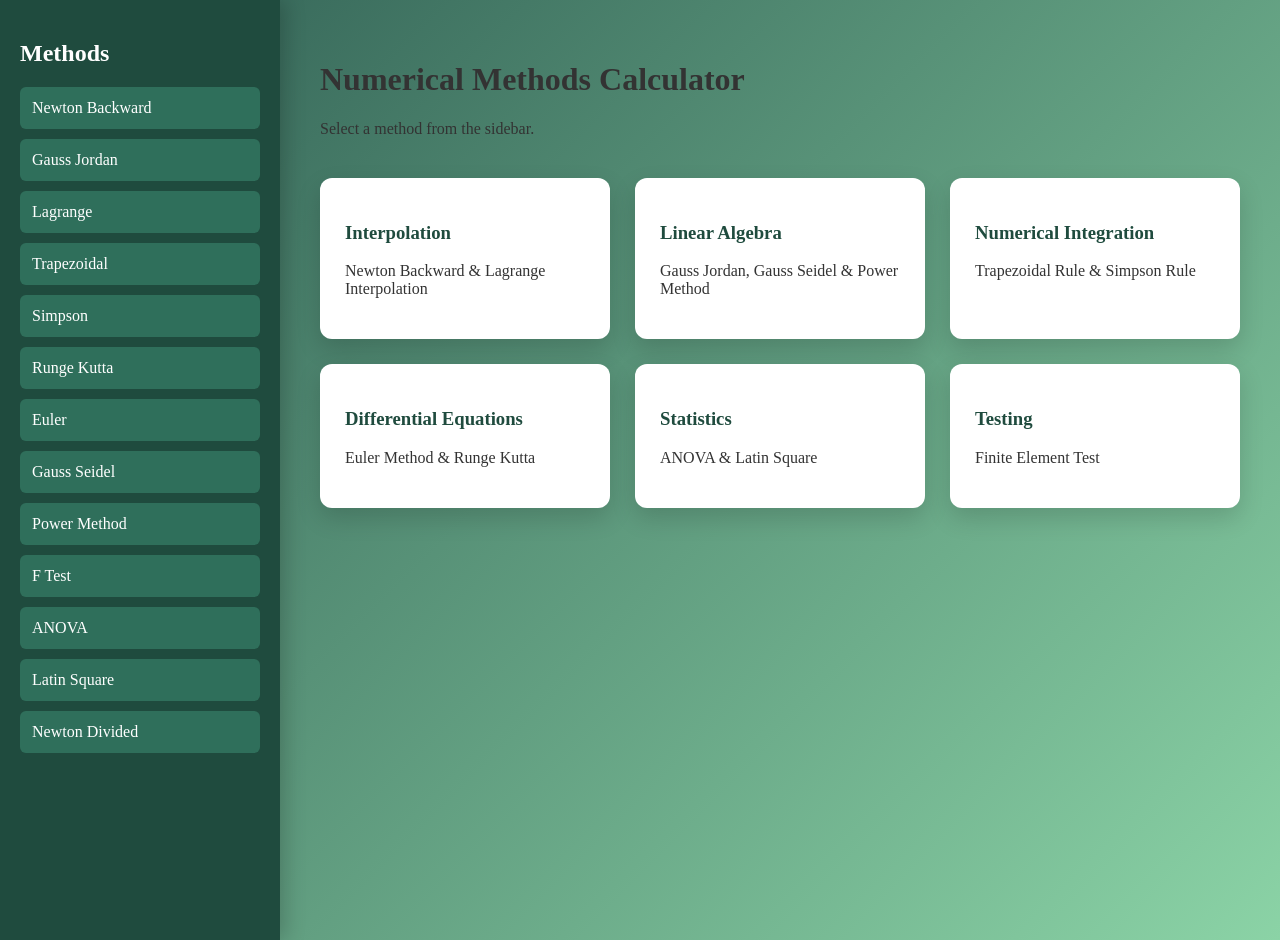
<file: index.html>
<!DOCTYPE html>
<html>
<head>
<title>Numerical Methods Toolkit</title>
<link rel="stylesheet" href="style.css">
</head>

<body>

<div class="sidebar">

<h2>Methods</h2>

<a href="methods/newtonbackwardinterpolation.html">Newton Backward</a>
<a href="methods/gauss-jordan.html">Gauss Jordan</a>
<a href="methods/lagrange.html">Lagrange</a>
<a href="methods/trapezoidal.html">Trapezoidal</a>
<a href="methods/simpson.html">Simpson</a>
<a href="methods/rk4.html">Runge Kutta</a>
<a href="methods/euler.html">Euler</a>
<a href="methods/gauss_seidel.html">Gauss Seidel</a>
<a href="methods/power.html">Power Method</a>
<a href="methods/ftest.html">F Test</a>
<a href="methods/anova.html">ANOVA</a>
<a href="methods/latin_square.html">Latin Square</a>
<a href="methods/newton.html">Newton Divided</a>

</div>

<div class="main">

<h1>Numerical Methods Calculator</h1>
<p>Select a method from the sidebar.</p>

<div class="cards">

<div class="card">
<h3>Interpolation</h3>
<p>Newton Backward & Lagrange Interpolation</p>
</div>

<div class="card">
<h3>Linear Algebra</h3>
<p>Gauss Jordan, Gauss Seidel & Power Method</p>
</div>

<div class="card">
<h3>Numerical Integration</h3>
<p>Trapezoidal Rule & Simpson Rule</p>
</div>

<div class="card">
<h3>Differential Equations</h3>
<p>Euler Method & Runge Kutta</p>
</div>

<div class="card">
<h3>Statistics</h3>
<p>ANOVA & Latin Square</p>
</div>

<div class="card">
<h3>Testing</h3>
<p>Finite Element Test</p>
</div>

</div>

</div>

</body>
</html>
</file>
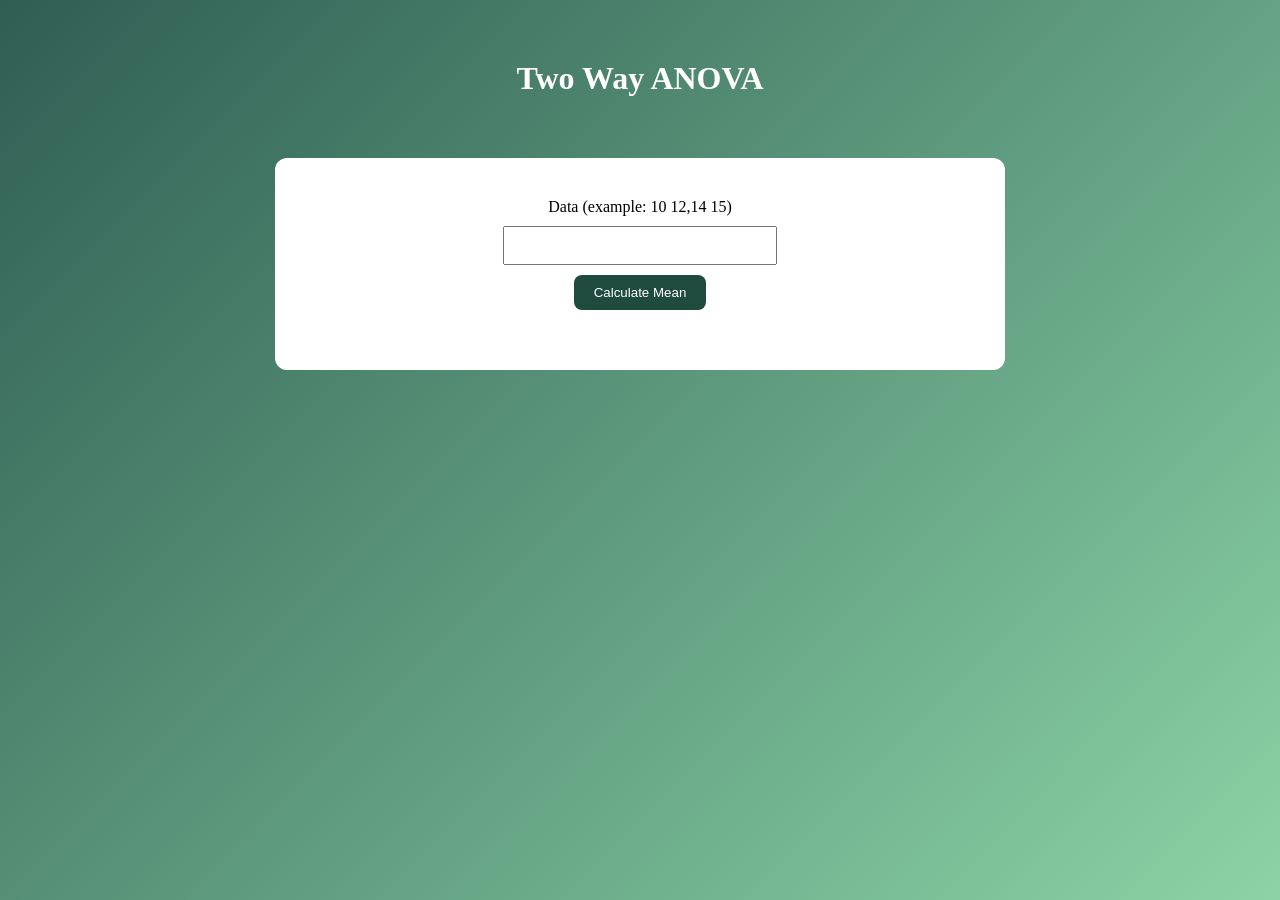
<file: methods/anova.html>
<!DOCTYPE html>
<html>
<head>
<title>Two Way ANOVA</title>

<style>
body{
margin:0;
font-family:Segoe UI;
background:linear-gradient(135deg,#2f5e53,#8bd3a6);
display:flex;
flex-direction:column;
align-items:center;
height:100vh;
}

h1{
color:white;
margin-top:60px;
}

.card{
background:white;
padding:40px;
width:650px;
border-radius:12px;
margin-top:40px;
text-align:center;
}

input{
padding:10px;
margin:10px;
width:250px;
}

button{
padding:10px 20px;
background:#1f4b3e;
color:white;
border:none;
border-radius:8px;
}

.result{
margin-top:20px;
font-size:22px;
font-weight:bold;
}
</style>
</head>

<body>

<h1>Two Way ANOVA</h1>

<div class="card">

Data (example: 10 12,14 15)<br>
<input id="data"><br>

<button onclick="solve()">Calculate Mean</button>

<div class="result" id="res"></div>

</div>

<script>

function solve(){

let rows=document.getElementById("data").value.split(",")

let numbers=[]

rows.forEach(r=>{
r.trim().split(" ").forEach(n=>numbers.push(Number(n)))
})

let sum=numbers.reduce((a,b)=>a+b,0)

let mean=sum/numbers.length

document.getElementById("res").innerHTML="Mean = "+mean

}

</script>

</body>
</html>
</file>
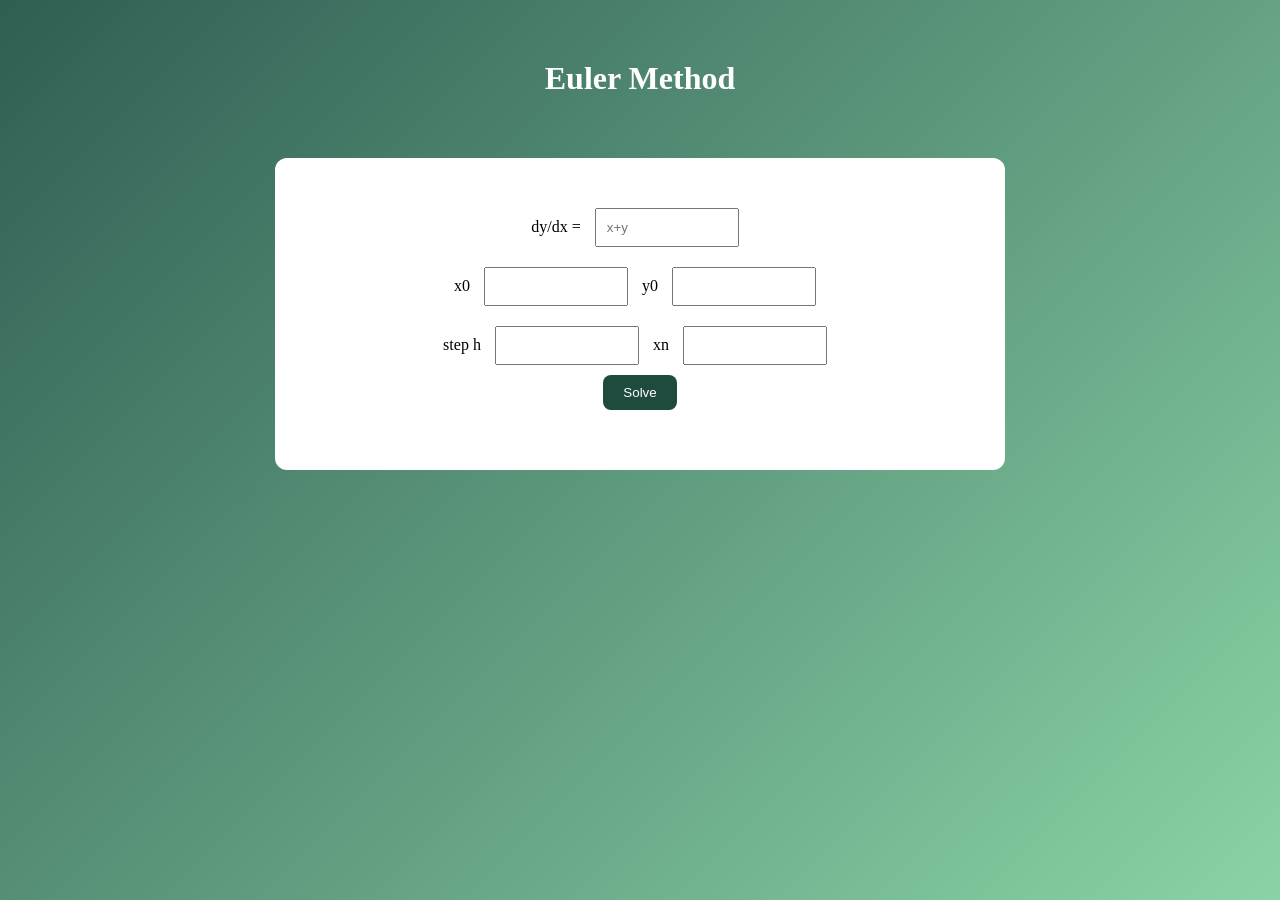
<file: methods/euler.html>
<!DOCTYPE html>
<html>
<head>
<title>Euler Method</title>

<style>
body{
margin:0;
font-family:Segoe UI;
background:linear-gradient(135deg,#2f5e53,#8bd3a6);
display:flex;
flex-direction:column;
align-items:center;
height:100vh;
}

h1{color:white;margin-top:60px;}

.card{
background:white;
padding:40px;
width:650px;
border-radius:12px;
margin-top:40px;
text-align:center;
}

input{
padding:10px;
margin:10px;
width:120px;
}

button{
padding:10px 20px;
background:#1f4b3e;
color:white;
border:none;
border-radius:8px;
}

.result{
margin-top:20px;
font-size:22px;
font-weight:bold;
}
</style>
</head>

<body>

<h1>Euler Method</h1>

<div class="card">

dy/dx = <input id="func" placeholder="x+y"><br>

x0 <input id="x0">
y0 <input id="y0"><br>

step h <input id="h">
xn <input id="xn"><br>

<button onclick="solve()">Solve</button>

<div class="result" id="res"></div>

</div>

<script>

function f(x,y){
let func=document.getElementById("func").value
return eval(func)
}

function solve(){

let x=parseFloat(document.getElementById("x0").value)
let y=parseFloat(document.getElementById("y0").value)
let h=parseFloat(document.getElementById("h").value)
let xn=parseFloat(document.getElementById("xn").value)

while(x<xn){
y=y+h*f(x,y)
x=x+h
}

document.getElementById("res").innerHTML="y("+xn+") = "+y

}

</script>

</body>
</html>
</file>
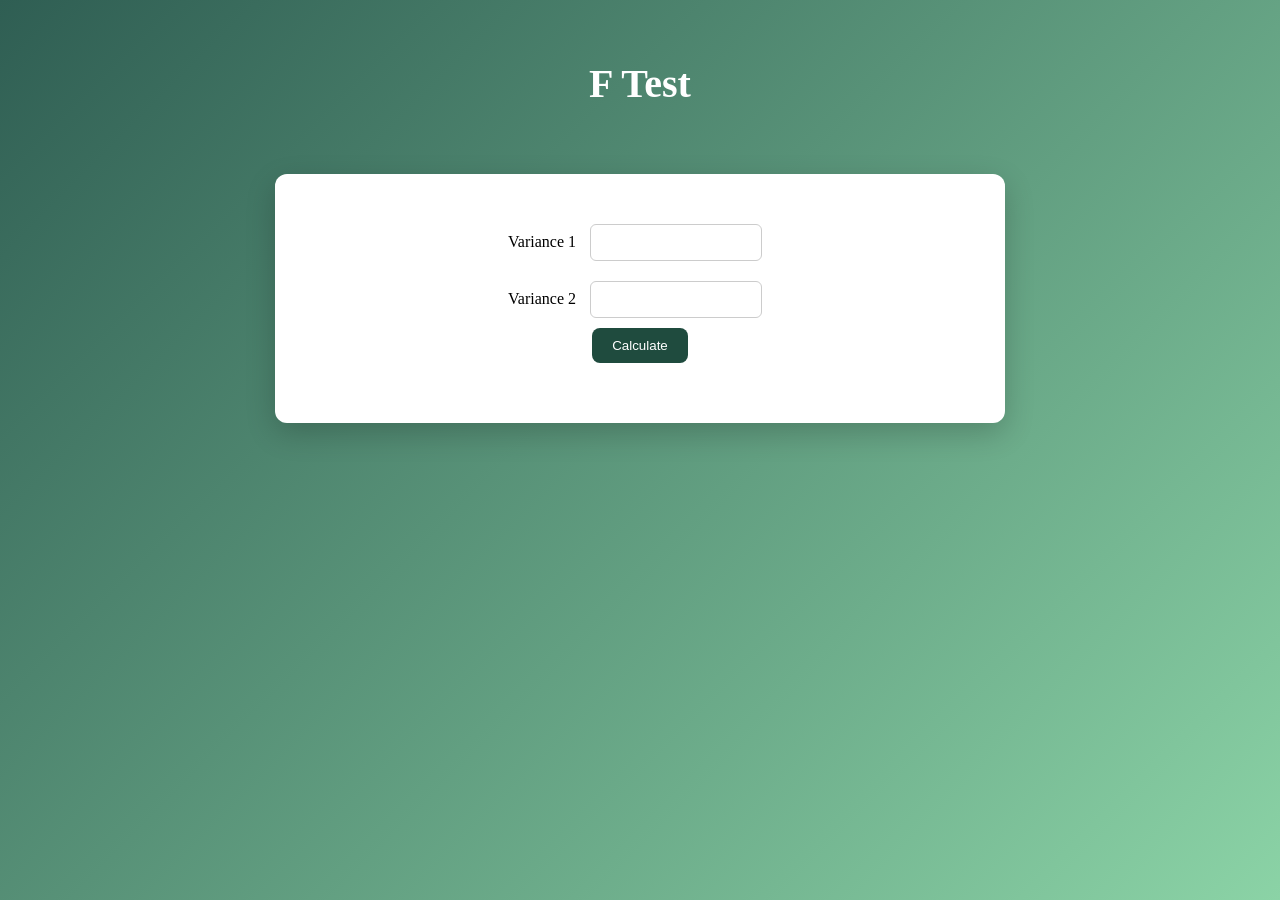
<file: methods/ftest.html>
<!DOCTYPE html>
<html>
<head>
<title>F Test</title>

<style>
body{
margin:0;
font-family:Segoe UI;
background:linear-gradient(135deg,#2f5e53,#8bd3a6);
display:flex;
flex-direction:column;
align-items:center;
height:100vh;
}

h1{
color:white;
margin-top:60px;
font-size:40px;
}

.card{
background:white;
padding:40px;
width:650px;
border-radius:12px;
margin-top:40px;
text-align:center;
box-shadow:0 10px 30px rgba(0,0,0,0.2);
}

input{
padding:10px;
margin:10px;
width:150px;
border-radius:6px;
border:1px solid #ccc;
}

button{
padding:10px 20px;
background:#1f4b3e;
color:white;
border:none;
border-radius:8px;
cursor:pointer;
}

.result{
margin-top:20px;
font-size:22px;
font-weight:bold;
}
</style>
</head>

<body>

<h1>F Test</h1>

<div class="card">

Variance 1 <input id="v1"><br>

Variance 2 <input id="v2"><br>

<button onclick="solve()">Calculate</button>

<div class="result" id="res"></div>

</div>

<script>

function solve(){

let v1=parseFloat(document.getElementById("v1").value)
let v2=parseFloat(document.getElementById("v2").value)

let f=v1/v2

document.getElementById("res").innerHTML="F Value = "+f

}

</script>

</body>
</html>
</file>
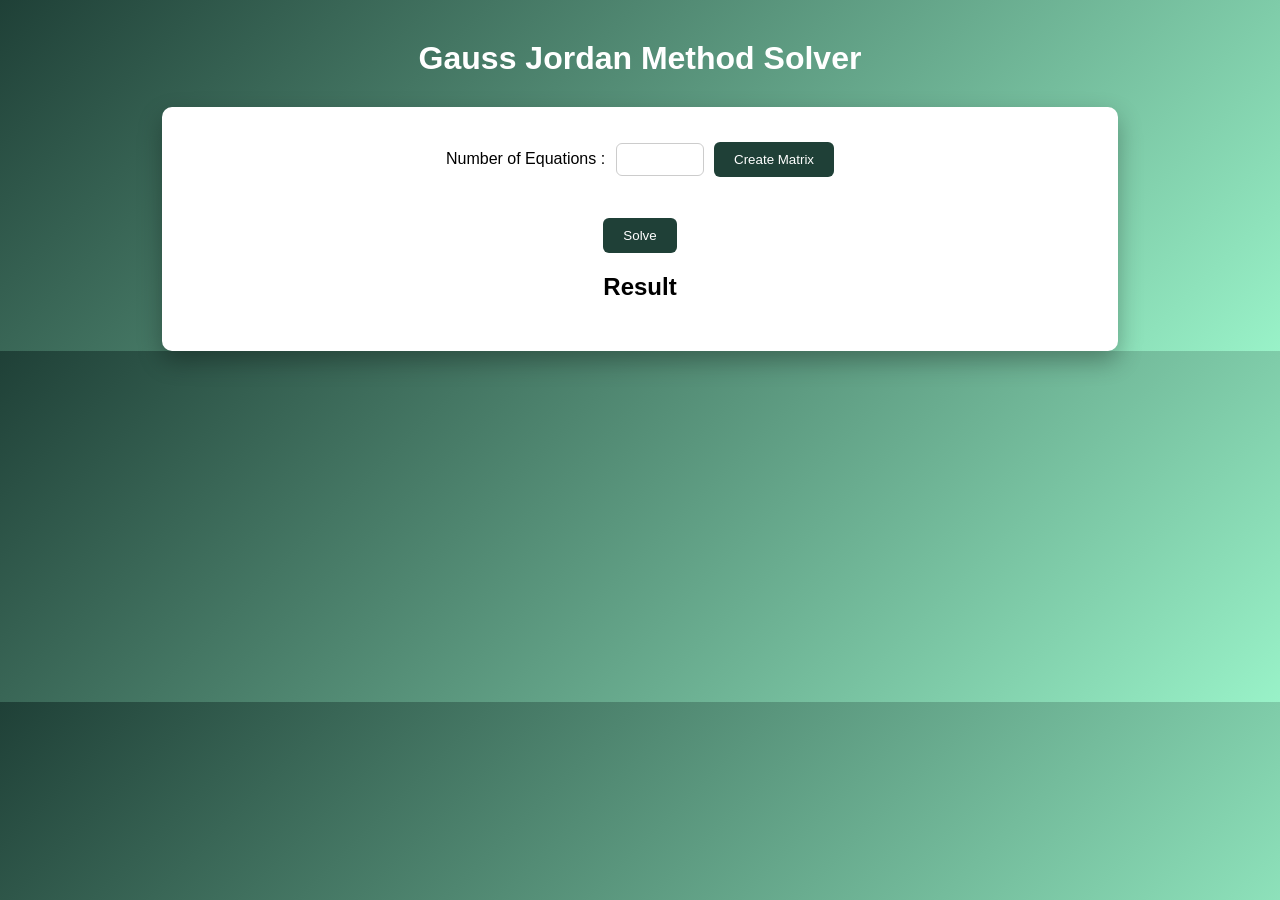
<file: methods/gauss-jordan.html>
<!DOCTYPE html>
<html>

<head>

<title>Gauss Jordan Solver</title>

<style>

body{
font-family:Arial;
text-align:center;
background:linear-gradient(135deg,#1f4037,#99f2c8);
margin:0;
}

h1{
color:white;
margin-top:40px;
}

.container{
background:white;
width:70%;
margin:auto;
padding:30px;
margin-top:30px;
border-radius:10px;
box-shadow:0 10px 25px rgba(0,0,0,0.3);
}

input{
padding:8px;
margin:6px;
width:70px;
border-radius:6px;
border:1px solid #ccc;
}

button{
padding:10px 20px;
background:#1f4037;
color:white;
border:none;
border-radius:6px;
cursor:pointer;
}

button:hover{
background:#0f2027;
}

table{
margin:auto;
border-collapse:collapse;
margin-top:20px;
}

td,th{
border:1px solid #ddd;
padding:10px;
}

#result{
margin-top:20px;
}

</style>

</head>

<body>

<h1>Gauss Jordan Method Solver</h1>

<div class="container">

Number of Equations :
<input type="number" id="n">

<button onclick="createMatrix()">Create Matrix</button>

<br><br>

<div id="matrixArea"></div>

<br>

<button onclick="solve()">Solve</button>

<h2>Result</h2>

<div id="result"></div>

</div>

<script>

function createMatrix(){

let n=document.getElementById("n").value

let table="<table>"

for(let i=0;i<n;i++){

table+="<tr>"

for(let j=0;j<=n;j++){

table+=`<td><input id="a${i}${j}"></td>`

}

table+="</tr>"

}

table+="</table>"

document.getElementById("matrixArea").innerHTML=table

}

function solve(){

let n=document.getElementById("n").value

let a=[]

for(let i=0;i<n;i++){

a[i]=[]

for(let j=0;j<=n;j++){

a[i][j]=parseFloat(document.getElementById("a"+i+j).value)

}

}

for(let i=0;i<n;i++){

let pivot=a[i][i]

for(let j=0;j<=n;j++)
a[i][j]=a[i][j]/pivot

for(let k=0;k<n;k++){

if(k!=i){

let factor=a[k][i]

for(let j=0;j<=n;j++){

a[k][j]=a[k][j]-factor*a[i][j]

}

}

}

}

let output="<table>"

output+="<tr><th>Variable</th><th>Value</th></tr>"

for(let i=0;i<n;i++){

output+=`<tr>
<td>x${i+1}</td>
<td>${a[i][n].toFixed(5)}</td>
</tr>`

}

output+="</table>"

document.getElementById("result").innerHTML=output

}

</script>

</body>

</html>
</file>
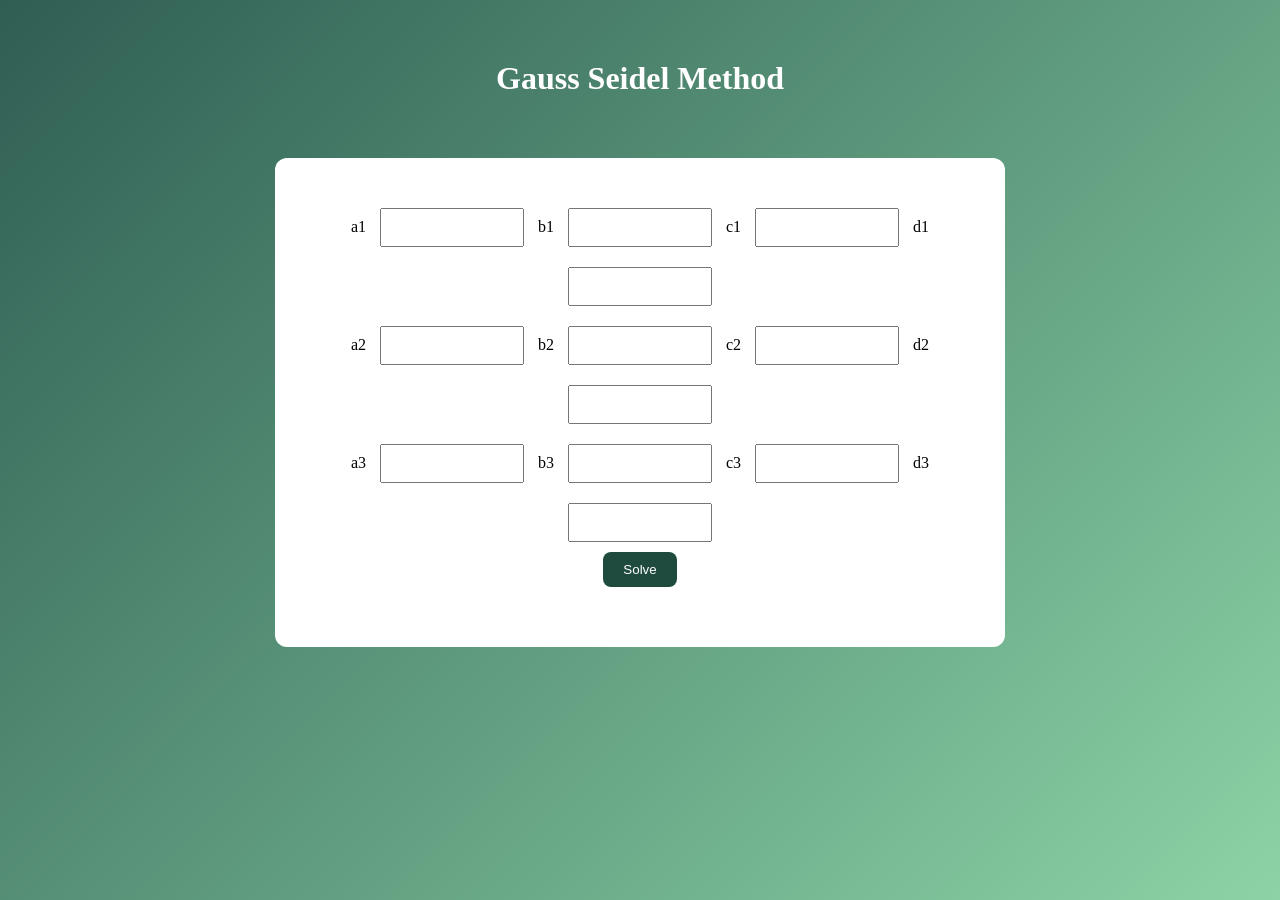
<file: methods/gauss_seidel.html>
<!DOCTYPE html>
<html>
<head>
<title>Gauss Seidel Method</title>

<style>
body{
margin:0;
font-family:Segoe UI;
background:linear-gradient(135deg,#2f5e53,#8bd3a6);
display:flex;
flex-direction:column;
align-items:center;
height:100vh;
}

h1{
color:white;
margin-top:60px;
}

.card{
background:white;
padding:40px;
width:650px;
border-radius:12px;
margin-top:40px;
text-align:center;
}

input{
padding:10px;
margin:10px;
width:120px;
}

button{
padding:10px 20px;
background:#1f4b3e;
color:white;
border:none;
border-radius:8px;
}

.result{
margin-top:20px;
font-size:22px;
font-weight:bold;
}
</style>
</head>

<body>

<h1>Gauss Seidel Method</h1>

<div class="card">

a1 <input id="a1"> b1 <input id="b1"> c1 <input id="c1"> d1 <input id="d1"><br>

a2 <input id="a2"> b2 <input id="b2"> c2 <input id="c2"> d2 <input id="d2"><br>

a3 <input id="a3"> b3 <input id="b3"> c3 <input id="c3"> d3 <input id="d3"><br>

<button onclick="solve()">Solve</button>

<div class="result" id="res"></div>

</div>

<script>

function solve(){

let a1=parseFloat(a1.value)
let b1=parseFloat(b1.value)
let c1=parseFloat(c1.value)
let d1=parseFloat(d1.value)

let a2=parseFloat(a2.value)
let b2=parseFloat(b2.value)
let c2=parseFloat(c2.value)
let d2=parseFloat(d2.value)

let a3=parseFloat(a3.value)
let b3=parseFloat(b3.value)
let c3=parseFloat(c3.value)
let d3=parseFloat(d3.value)

let x=0,y=0,z=0

for(let i=0;i<10;i++){

x=(d1-b1*y-c1*z)/a1
y=(d2-a2*x-c2*z)/b2
z=(d3-a3*x-b3*y)/c3

}

document.getElementById("res").innerHTML=
"x="+x.toFixed(3)+" y="+y.toFixed(3)+" z="+z.toFixed(3)

}

</script>

</body>
</html>
</file>
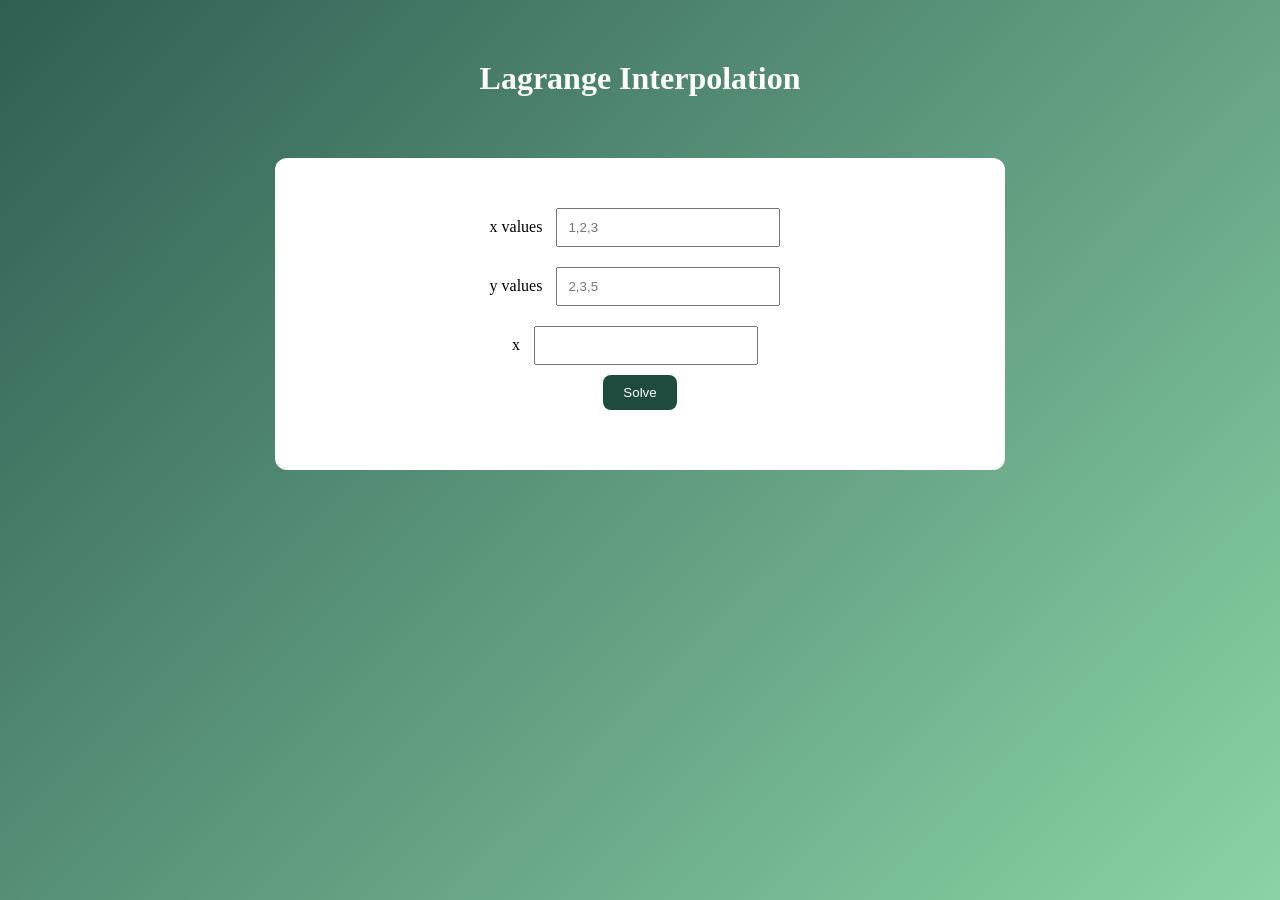
<file: methods/lagrange.html>
<!DOCTYPE html>
<html>
<head>
<title>Lagrange Interpolation</title>

<style>
body{
margin:0;
font-family:Segoe UI;
background:linear-gradient(135deg,#2f5e53,#8bd3a6);
display:flex;
flex-direction:column;
align-items:center;
height:100vh;
}

h1{color:white;margin-top:60px;}

.card{
background:white;
padding:40px;
width:650px;
border-radius:12px;
margin-top:40px;
text-align:center;
}

input{
padding:10px;
margin:10px;
width:200px;
}

button{
padding:10px 20px;
background:#1f4b3e;
color:white;
border:none;
border-radius:8px;
}

.result{
margin-top:20px;
font-size:22px;
font-weight:bold;
}
</style>
</head>

<body>

<h1>Lagrange Interpolation</h1>

<div class="card">

x values <input id="xvals" placeholder="1,2,3"><br>

y values <input id="yvals" placeholder="2,3,5"><br>

x <input id="x"><br>

<button onclick="solve()">Solve</button>

<div class="result" id="res"></div>

</div>

<script>

function solve(){

let xvals=document.getElementById("xvals").value.split(",").map(Number)
let yvals=document.getElementById("yvals").value.split(",").map(Number)

let x=parseFloat(document.getElementById("x").value)

let n=xvals.length
let result=0

for(let i=0;i<n;i++){

let term=yvals[i]

for(let j=0;j<n;j++){

if(j!=i)
term*= (x-xvals[j])/(xvals[i]-xvals[j])

}

result+=term

}

document.getElementById("res").innerHTML="Result = "+result

}

</script>

</body>
</html>
</file>
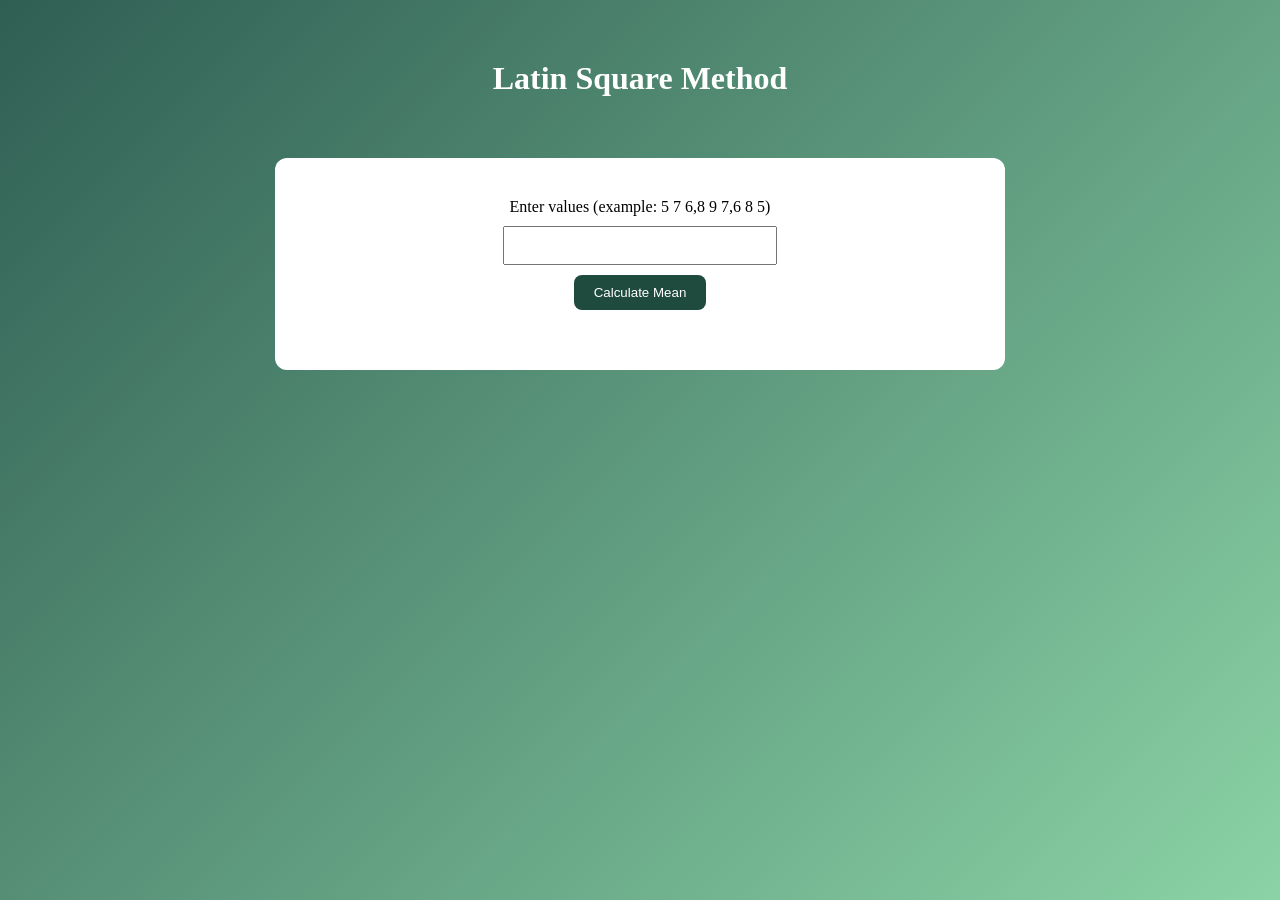
<file: methods/latin_square.html>
<!DOCTYPE html>
<html>
<head>
<title>Latin Square</title>

<style>
body{
margin:0;
font-family:Segoe UI;
background:linear-gradient(135deg,#2f5e53,#8bd3a6);
display:flex;
flex-direction:column;
align-items:center;
height:100vh;
}

h1{
color:white;
margin-top:60px;
}

.card{
background:white;
padding:40px;
width:650px;
border-radius:12px;
margin-top:40px;
text-align:center;
}

input{
padding:10px;
margin:10px;
width:250px;
}

button{
padding:10px 20px;
background:#1f4b3e;
color:white;
border:none;
border-radius:8px;
}

.result{
margin-top:20px;
font-size:22px;
font-weight:bold;
}
</style>
</head>

<body>

<h1>Latin Square Method</h1>

<div class="card">

Enter values (example: 5 7 6,8 9 7,6 8 5)<br>

<input id="data"><br>

<button onclick="solve()">Calculate Mean</button>

<div class="result" id="res"></div>

</div>

<script>

function solve(){

let rows=document.getElementById("data").value.split(",")

let numbers=[]

rows.forEach(r=>{
r.trim().split(" ").forEach(n=>numbers.push(Number(n)))
})

let sum=numbers.reduce((a,b)=>a+b,0)

let mean=sum/numbers.length

document.getElementById("res").innerHTML="Mean = "+mean

}

</script>

</body>
</html>
</file>
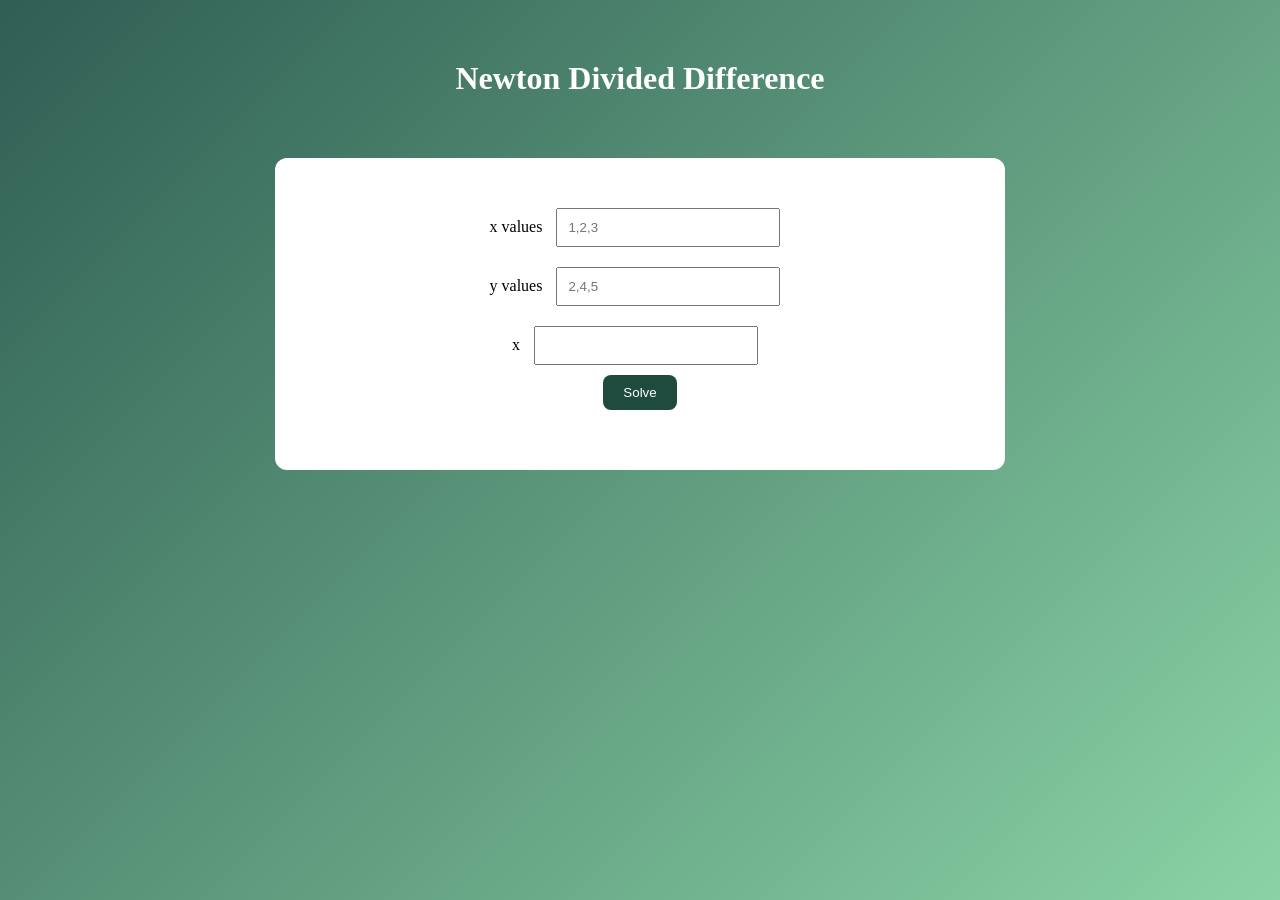
<file: methods/newton.html>
<!DOCTYPE html>
<html>
<head>
<title>Newton Divided Difference</title>

<style>
body{
margin:0;
font-family:Segoe UI;
background:linear-gradient(135deg,#2f5e53,#8bd3a6);
display:flex;
flex-direction:column;
align-items:center;
height:100vh;
}

h1{
color:white;
margin-top:60px;
}

.card{
background:white;
padding:40px;
width:650px;
border-radius:12px;
margin-top:40px;
text-align:center;
}

input{
padding:10px;
margin:10px;
width:200px;
}

button{
padding:10px 20px;
background:#1f4b3e;
color:white;
border:none;
border-radius:8px;
}

.result{
margin-top:20px;
font-size:22px;
font-weight:bold;
}
</style>
</head>

<body>

<h1>Newton Divided Difference</h1>

<div class="card">

x values <input id="xvals" placeholder="1,2,3"><br>

y values <input id="yvals" placeholder="2,4,5"><br>

x <input id="x"><br>

<button onclick="solve()">Solve</button>

<div class="result" id="res"></div>

</div>

<script>

function solve(){

let xvals=document.getElementById("xvals").value.split(",").map(Number)
let yvals=document.getElementById("yvals").value.split(",").map(Number)

let x=parseFloat(document.getElementById("x").value)

let n=xvals.length

for(let j=1;j<n;j++)
for(let i=n-1;i>=j;i--)
yvals[i]=(yvals[i]-yvals[i-1])/(xvals[i]-xvals[i-j])

let result=yvals[n-1]

for(let i=n-2;i>=0;i--)
result=result*(x-xvals[i])+yvals[i]

document.getElementById("res").innerHTML="Result = "+result

}

</script>

</body>
</html>
</file>
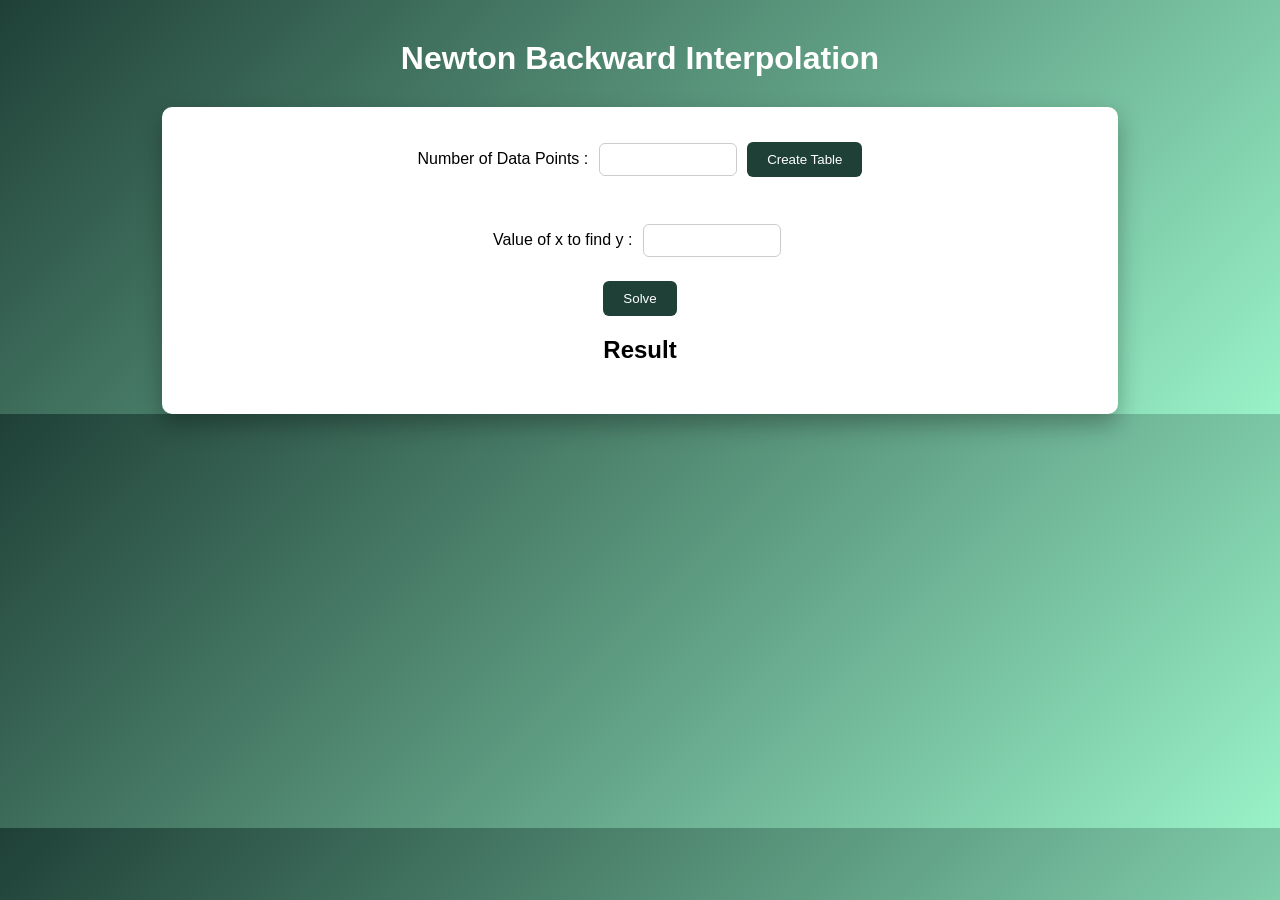
<file: methods/newtonbackwardinterpolation.html>
<!DOCTYPE html>
<html>

<head>

<title>Newton Backward Interpolation</title>

<style>

body{
font-family:Arial;
text-align:center;
background:linear-gradient(135deg,#1f4037,#99f2c8);
margin:0;
}

h1{
color:white;
margin-top:40px;
}

.container{
background:white;
width:70%;
margin:auto;
padding:30px;
margin-top:30px;
border-radius:10px;
box-shadow:0 10px 25px rgba(0,0,0,0.3);
}

input{
padding:8px;
margin:6px;
width:120px;
border-radius:6px;
border:1px solid #ccc;
}

button{
padding:10px 20px;
background:#1f4037;
color:white;
border:none;
border-radius:6px;
cursor:pointer;
}

button:hover{
background:#0f2027;
}

table{
margin:auto;
border-collapse:collapse;
margin-top:20px;
}

td,th{
border:1px solid #ddd;
padding:10px;
}

#output{
margin-top:20px;
font-size:18px;
}

</style>

</head>

<body>

<h1>Newton Backward Interpolation</h1>

<div class="container">

Number of Data Points :
<input type="number" id="points">
<button onclick="createTable()">Create Table</button>

<br><br>

<div id="tableArea"></div>

<br>

Value of x to find y :
<input id="xvalue">

<br><br>

<button onclick="solve()">Solve</button>

<h2>Result</h2>

<div id="output"></div>

</div>

<script>

function createTable(){

let n=document.getElementById("points").value

let table="<table><tr><th>x</th><th>y</th></tr>"

for(let i=0;i<n;i++){

table+=`<tr>
<td><input id="x${i}"></td>
<td><input id="y${i}"></td>
</tr>`

}

table+="</table>"

document.getElementById("tableArea").innerHTML=table

}

function solve(){

let n=document.getElementById("points").value

let x=[]
let y=[]

for(let i=0;i<n;i++){

x[i]=parseFloat(document.getElementById("x"+i).value)
y[i]=parseFloat(document.getElementById("y"+i).value)

}

let value=parseFloat(document.getElementById("xvalue").value)

let diff=[]
for(let i=0;i<n;i++) diff[i]=[]

for(let i=0;i<n;i++) diff[i][0]=y[i]

for(let j=1;j<n;j++){

for(let i=n-1;i>=j;i--){

diff[i][j]=diff[i][j-1]-diff[i-1][j-1]

}

}

let h=x[1]-x[0]
let p=(value-x[n-1])/h

let result=y[n-1]
let pterm=1
let fact=1

for(let i=1;i<n;i++){

pterm*= (p+i-1)
fact*=i

result+= (pterm*diff[n-1][i])/fact

}

document.getElementById("output").innerHTML=
"<b>Interpolated Value = </b>"+result.toFixed(5)

}

</script>

</body>
</html>
</file>
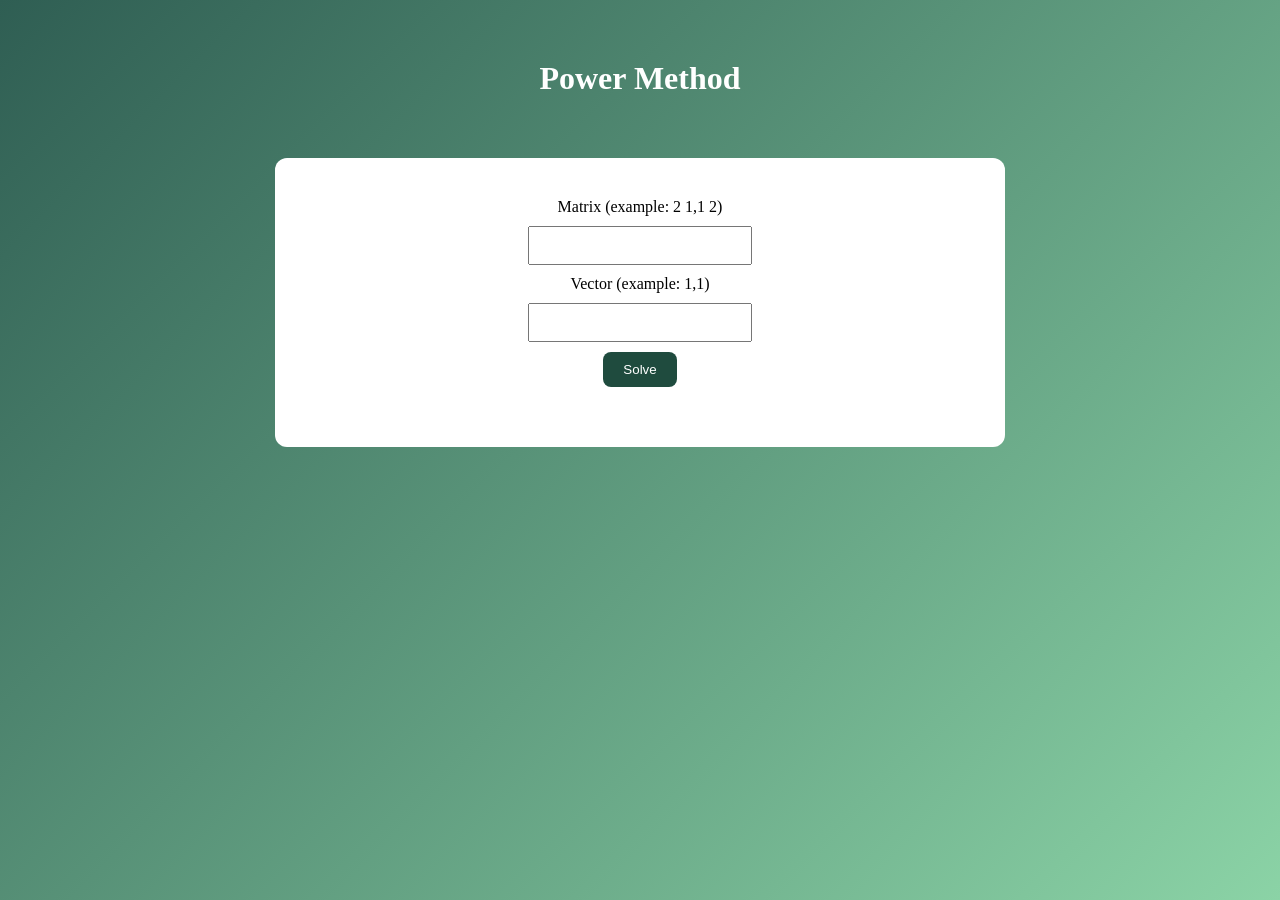
<file: methods/power.html>
<!DOCTYPE html>
<html>
<head>
<title>Power Method</title>

<style>
body{
margin:0;
font-family:Segoe UI;
background:linear-gradient(135deg,#2f5e53,#8bd3a6);
display:flex;
flex-direction:column;
align-items:center;
height:100vh;
}

h1{
color:white;
margin-top:60px;
}

.card{
background:white;
padding:40px;
width:650px;
border-radius:12px;
margin-top:40px;
text-align:center;
}

input{
padding:10px;
margin:10px;
width:200px;
}

button{
padding:10px 20px;
background:#1f4b3e;
color:white;
border:none;
border-radius:8px;
}

.result{
margin-top:20px;
font-size:22px;
font-weight:bold;
}
</style>
</head>

<body>

<h1>Power Method</h1>

<div class="card">

Matrix (example: 2 1,1 2)<br>
<input id="matrix"><br>

Vector (example: 1,1)<br>
<input id="vector"><br>

<button onclick="solve()">Solve</button>

<div class="result" id="res"></div>

</div>

<script>

function solve(){

let rows=document.getElementById("matrix").value.split(",")
let A=rows.map(r=>r.trim().split(" ").map(Number))

let x=document.getElementById("vector").value.split(",").map(Number)

let n=A.length
let max=0

for(let k=0;k<10;k++){

let y=new Array(n).fill(0)

for(let i=0;i<n;i++)
for(let j=0;j<n;j++)
y[i]+=A[i][j]*x[j]

max=Math.max(...y.map(Math.abs))

for(let i=0;i<n;i++)
x[i]=y[i]/max

}

document.getElementById("res").innerHTML="Largest Eigenvalue ≈ "+max

}

</script>

</body>
</html>
</file>
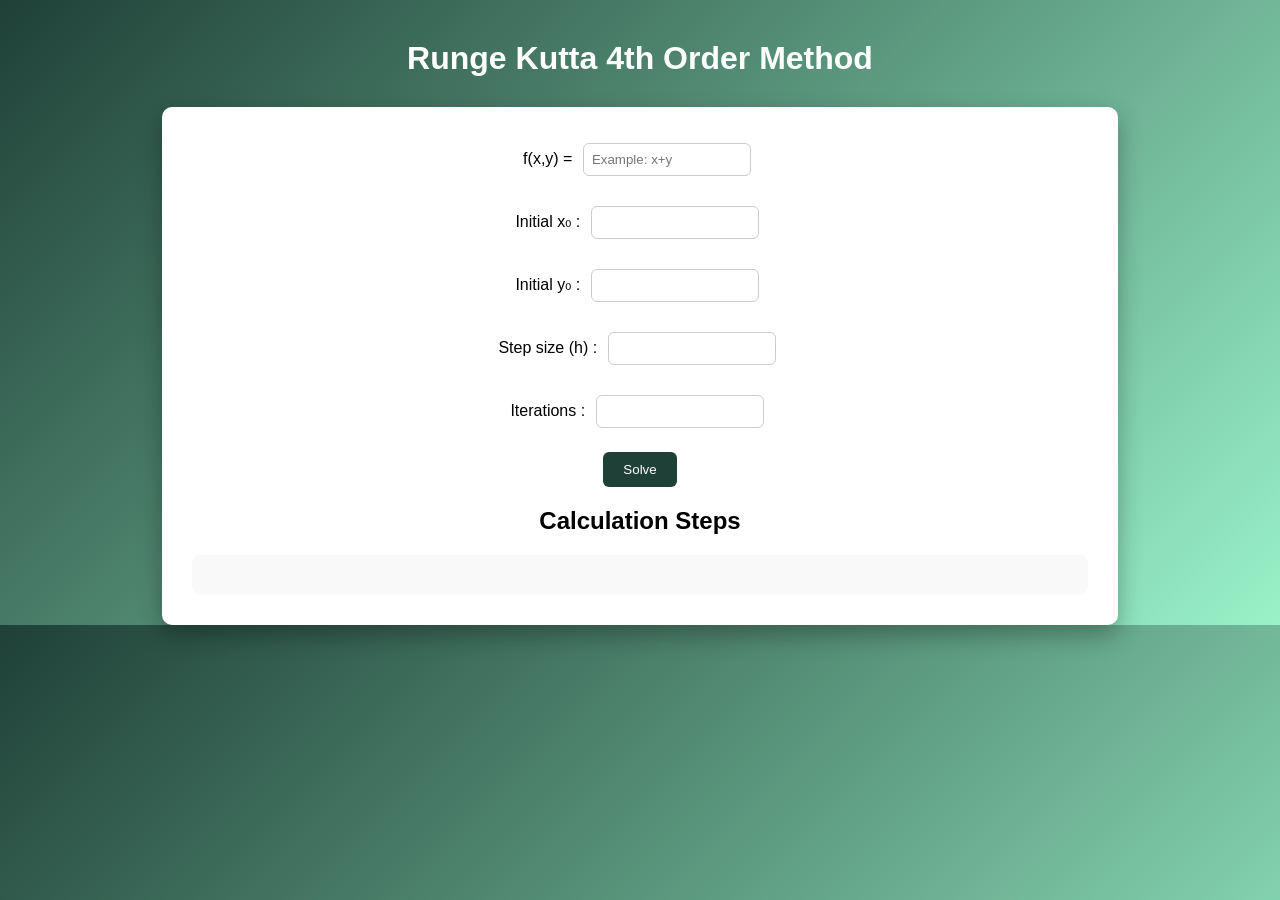
<file: methods/rk4.html>
<!DOCTYPE html>
<html>
<head>

<title>Runge Kutta 4th Order</title>

<style>

body{
font-family:Arial;
text-align:center;
background:linear-gradient(135deg,#1f4037,#99f2c8);
margin:0;
}

h1{
color:white;
margin-top:40px;
}

.container{
background:white;
width:70%;
margin:auto;
padding:30px;
margin-top:30px;
border-radius:10px;
box-shadow:0 10px 25px rgba(0,0,0,0.3);
}

input{
padding:8px;
margin:6px;
width:150px;
border-radius:6px;
border:1px solid #ccc;
}

button{
padding:10px 20px;
background:#1f4037;
color:white;
border:none;
border-radius:6px;
cursor:pointer;
}

button:hover{
background:#0f2027;
}

#output{
margin-top:20px;
background:#f9f9f9;
padding:20px;
border-radius:8px;
text-align:left;
}

</style>

</head>

<body>

<h1>Runge Kutta 4th Order Method</h1>

<div class="container">

f(x,y) =
<input id="func" placeholder="Example: x+y"><br><br>

Initial x₀ :
<input id="x0"><br><br>

Initial y₀ :
<input id="y0"><br><br>

Step size (h) :
<input id="h"><br><br>

Iterations :
<input id="n"><br><br>

<button onclick="solve()">Solve</button>

<h2>Calculation Steps</h2>

<div id="output"></div>

</div>

<script>

function f(x,y){
let expr=document.getElementById("func").value
return eval(expr)
}

function solve(){

let x=parseFloat(document.getElementById("x0").value)
let y=parseFloat(document.getElementById("y0").value)
let h=parseFloat(document.getElementById("h").value)
let n=parseInt(document.getElementById("n").value)

let text=""

for(let i=0;i<n;i++){

let k1=h*f(x,y)
let k2=h*f(x+h/2,y+k1/2)
let k3=h*f(x+h/2,y+k2/2)
let k4=h*f(x+h,y+k3)

let dy=(k1+2*k2+2*k3+k4)/6

text+=`<b>Step ${i+1}</b><br>`
text+=`k1 = ${k1.toFixed(5)}<br>`
text+=`k2 = ${k2.toFixed(5)}<br>`
text+=`k3 = ${k3.toFixed(5)}<br>`
text+=`k4 = ${k4.toFixed(5)}<br>`
text+=`Δy = ${dy.toFixed(5)}<br>`

y=y+dy
x=x+h

text+=`y(${x.toFixed(5)}) = ${y.toFixed(5)}<br><br>`

}

document.getElementById("output").innerHTML=text

}

</script>

</body>
</html>
</file>
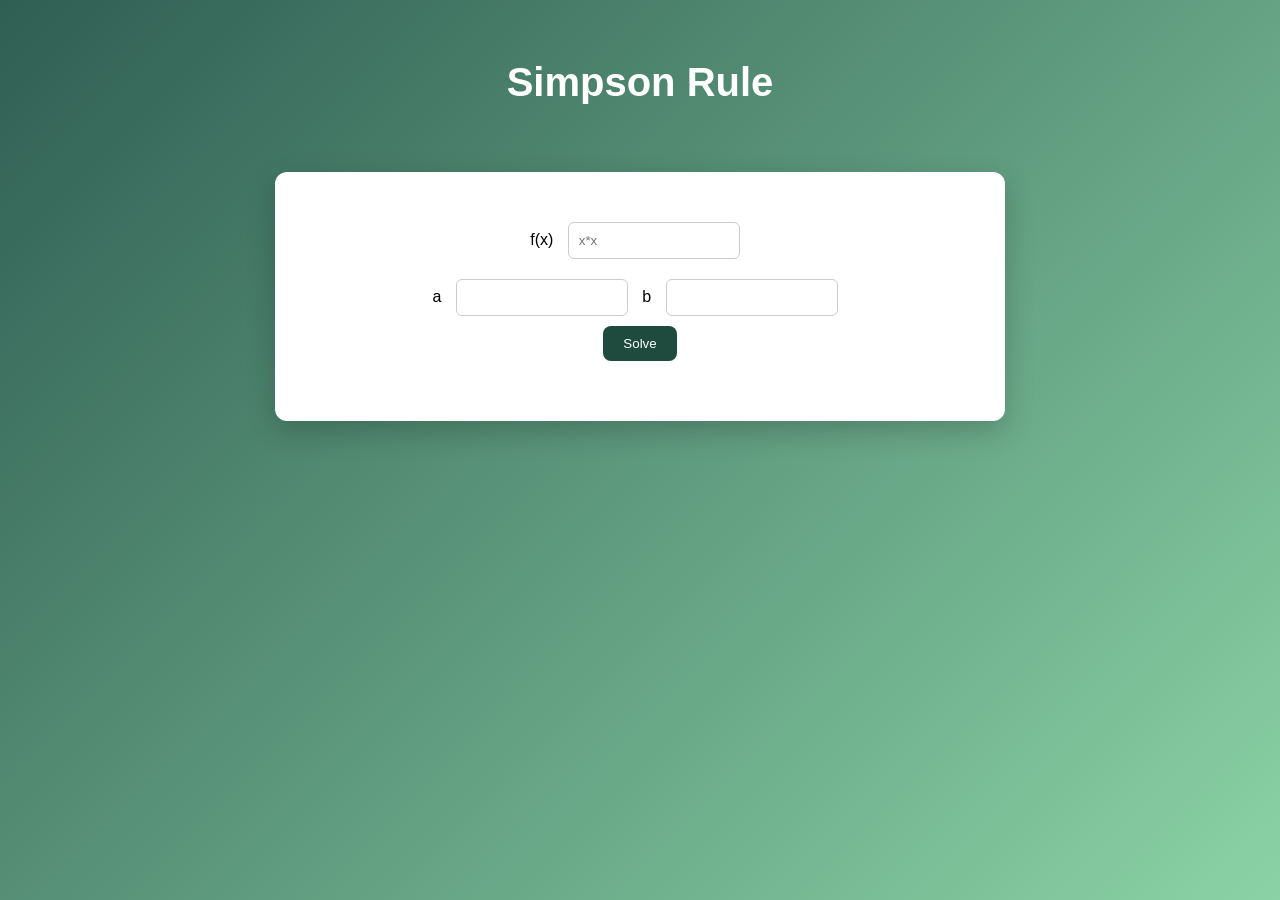
<file: methods/simpson.html>
<!DOCTYPE html>
<html>
<head>
<title>Simpson Rule</title>

<style>
body{
margin:0;
font-family:Segoe UI, Arial;
background:linear-gradient(135deg,#2f5e53,#8bd3a6);
height:100vh;
display:flex;
flex-direction:column;
align-items:center;
}

h1{
color:white;
margin-top:60px;
font-size:40px;
}

.card{
background:white;
margin-top:40px;
width:650px;
padding:40px;
border-radius:12px;
box-shadow:0 10px 30px rgba(0,0,0,0.2);
text-align:center;
}

input{
padding:10px;
margin:10px;
border-radius:6px;
border:1px solid #ccc;
width:150px;
}

button{
padding:10px 20px;
background:#1f4b3e;
color:white;
border:none;
border-radius:8px;
cursor:pointer;
}

.result{
margin-top:20px;
font-size:22px;
font-weight:bold;
}
</style>
</head>

<body>

<h1>Simpson Rule</h1>

<div class="card">

f(x) <input id="func" placeholder="x*x"><br>

a <input id="a">
b <input id="b"><br>

<button onclick="solve()">Solve</button>

<div class="result" id="res"></div>

</div>

<script>

function f(x){
let func=document.getElementById("func").value
return eval(func)
}

function solve(){

let a=parseFloat(document.getElementById("a").value)
let b=parseFloat(document.getElementById("b").value)

let mid=(a+b)/2

let result=(b-a)/6*(f(a)+4*f(mid)+f(b))

document.getElementById("res").innerHTML="Result = "+result

}

</script>

</body>
</html>
</file>
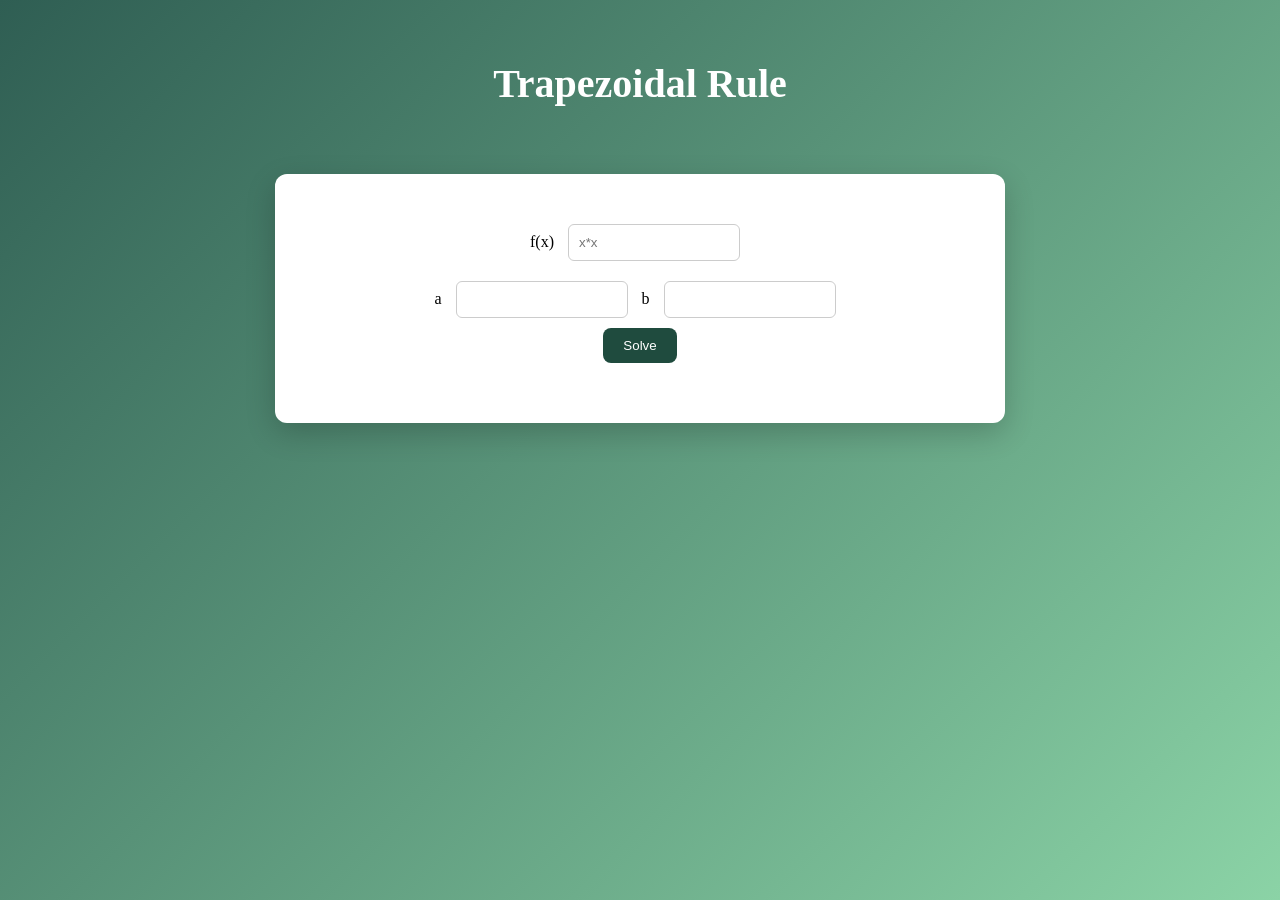
<file: methods/trapezoidal.html>
<!DOCTYPE html>
<html>
<head>
<title>Trapezoidal Rule</title>

<style>
body{
margin:0;
font-family:Segoe UI;
background:linear-gradient(135deg,#2f5e53,#8bd3a6);
display:flex;
flex-direction:column;
align-items:center;
height:100vh;
}

h1{
color:white;
margin-top:60px;
font-size:40px;
}

.card{
background:white;
padding:40px;
width:650px;
border-radius:12px;
margin-top:40px;
text-align:center;
box-shadow:0 10px 30px rgba(0,0,0,0.2);
}

input{
padding:10px;
margin:10px;
width:150px;
border-radius:6px;
border:1px solid #ccc;
}

button{
padding:10px 20px;
background:#1f4b3e;
color:white;
border:none;
border-radius:8px;
cursor:pointer;
}

.result{
margin-top:20px;
font-size:22px;
font-weight:bold;
}
</style>
</head>

<body>

<h1>Trapezoidal Rule</h1>

<div class="card">

f(x) <input id="func" placeholder="x*x"><br>

a <input id="a">
b <input id="b"><br>

<button onclick="solve()">Solve</button>

<div class="result" id="res"></div>

</div>

<script>

function f(x){
let func=document.getElementById("func").value
return eval(func)
}

function solve(){

let a=parseFloat(document.getElementById("a").value)
let b=parseFloat(document.getElementById("b").value)

let result=(b-a)*(f(a)+f(b))/2

document.getElementById("res").innerHTML="Result = "+result

}

</script>

</body>
</html>
</file>
<file: style.css>
body{
margin:0;
font-family:Segoe UI;
display:flex;
background:linear-gradient(135deg,#2f5e53,#8bd3a6);
}

/* Sidebar */

.sidebar{
width:240px;
background:#1f4b3e;
height:100vh;
padding:20px;
color:white;
box-shadow:5px 0 20px rgba(0,0,0,0.2);
animation:slideIn 0.8s ease;
}

.sidebar h2{
margin-bottom:20px;
}

.sidebar a{
display:block;
color:white;
padding:12px;
text-decoration:none;
margin-top:10px;
background:#2f6f5b;
border-radius:6px;
transition:0.3s;
}

.sidebar a:hover{
background:#49a078;
transform:translateX(5px);
}

/* Main area */

.main{
flex:1;
padding:40px;
color:#333;
}

/* Title animation */

.main h1{
animation:fadeDown 1s ease;
}

/* Cards */

.cards{
display:grid;
grid-template-columns:repeat(3,1fr);
gap:25px;
margin-top:40px;
}

.card{
background:white;
padding:25px;
border-radius:12px;
box-shadow:0 10px 25px rgba(0,0,0,0.15);
transition:0.3s;
cursor:pointer;
}

.card:hover{
transform:translateY(-8px);
box-shadow:0 20px 40px rgba(0,0,0,0.25);
}

.card h3{
color:#1f4b3e;
}

/* Animations */

@keyframes slideIn{
from{
transform:translateX(-100%);
opacity:0;
}
to{
transform:translateX(0);
opacity:1;
}
}

@keyframes fadeDown{
from{
opacity:0;
transform:translateY(-20px);
}
to{
opacity:1;
transform:translateY(0);
}
}

/* Responsive */

@media(max-width:900px){

.cards{
grid-template-columns:1fr;
}

.sidebar{
width:200px;
}

}
</file>
